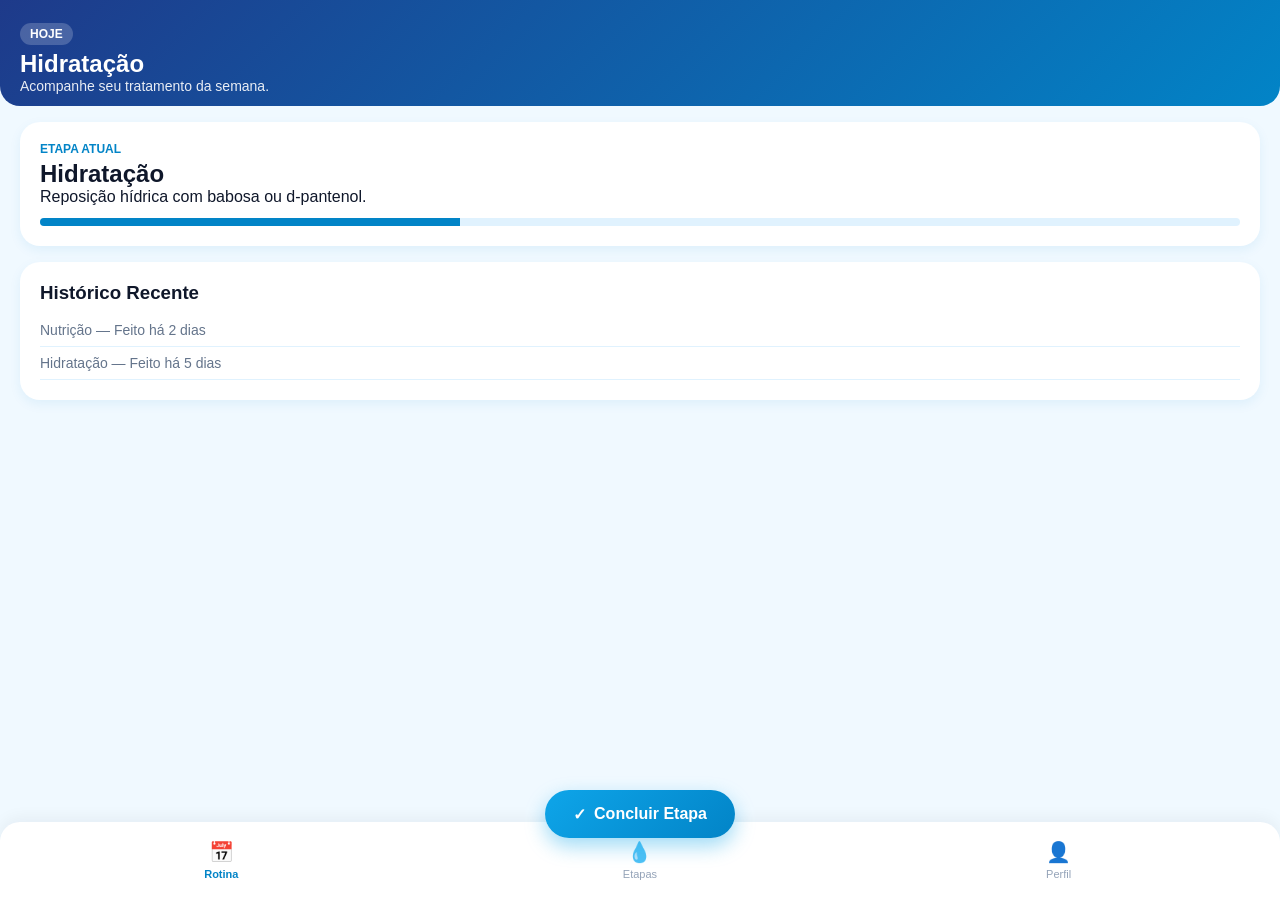
<file: index.html>
<!DOCTYPE html>
<html lang="pt-BR">
<head>
  <meta charset="UTF-8">
  <meta name="viewport" content="width=device-width, initial-scale=1.0, viewport-fit=cover">
  <meta name="theme-color" content="#0284c7">
  <title>Meu Cronograma Capilar</title>
  <link rel="manifest" href="manifest.json">
  <link rel="stylesheet" href="style.css">
</head>
<body>
  <!-- Área de Visualização Superior (Leitura passiva) -->
  <header class="app-header">
    <span class="badge">Hoje</span>
    <h1 id="today-title">Carregando...</h1>
    <p id="today-desc">Acompanhe seu tratamento da semana.</p>
  </header>

  <main class="content-scroll">
    <section class="card" id="status-card">
      <div class="card-tag">Etapa Atual</div>
      <h2 id="current-step-name">Hidratação</h2>
      <p id="current-step-details">Foco em reposição de água e maciez dos fios.</p>
      <div class="progress-bar">
        <div class="progress-fill" style="width: 35%;"></div>
      </div>
    </section>

    <section class="card">
      <h3>Histórico Recente</h3>
      <ul class="history-list" id="history-list">
        <li>Nutrição — Feito há 2 dias</li>
        <li>Hidratação — Feito há 5 dias</li>
      </ul>
    </section>
  </main>

  <!-- Zona do Polegar: Controles principais no terço inferior -->
  <footer class="thumb-zone">
    <!-- Ação Primária Flutuante -->
    <button class="fab-btn" id="btn-complete">
      <span class="fab-icon">✓</span>
      <span class="fab-text">Concluir Etapa</span>
    </button>

    <!-- Barra de Navegação Inferior -->
    <nav class="bottom-nav">
      <button class="nav-item active" data-view="home">
        <span class="nav-icon">📅</span>
        <span class="nav-label">Rotina</span>
      </button>
      <button class="nav-item" data-view="calendar">
        <span class="nav-icon">💧</span>
        <span class="nav-label">Etapas</span>
      </button>
      <button class="nav-item" data-view="profile">
        <span class="nav-icon">👤</span>
        <span class="nav-label">Perfil</span>
      </button>
    </nav>
  </footer>

  <script src="app.js"></script>
</body>
</html>
</file>
<file: style.css>
:root {
  --blue-900: #0f172a;
  --blue-800: #1e3a8a;
  --blue-600: #0284c7;
  --blue-500: #0ea5e9;
  --blue-100: #e0f2fe;
  --blue-50:  #f0f9ff;
  --white:    #ffffff;
  --radius:   20px;
}

* {
  box-sizing: border-box;
  margin: 0;
  padding: 0;
  font-family: -apple-system, BlinkMacSystemFont, 'Segoe UI', Roboto, sans-serif;
  -webkit-tap-highlight-color: transparent;
}

body {
  background-color: var(--blue-50);
  color: var(--blue-900);
  display: flex;
  flex-direction: column;
  height: 100dvh;
  overflow: hidden;
}

.app-header {
  padding: 24px 20px 12px;
  background: linear-gradient(135deg, var(--blue-800), var(--blue-600));
  color: var(--white);
  border-radius: 0 0 var(--radius) var(--radius);
}

.badge {
  background: rgba(255, 255, 255, 0.2);
  padding: 4px 10px;
  border-radius: 12px;
  font-size: 12px;
  text-transform: uppercase;
  font-weight: 600;
}

.app-header h1 {
  font-size: 24px;
  margin-top: 8px;
}

.app-header p {
  font-size: 14px;
  opacity: 0.9;
}

/* Área de Rolagem do Conteúdo */
.content-scroll {
  flex: 1;
  overflow-y: auto;
  padding: 16px 20px calc(140px + env(safe-area-inset-bottom));
}

.card {
  background: var(--white);
  padding: 20px;
  border-radius: var(--radius);
  box-shadow: 0 4px 12px rgba(2, 132, 199, 0.08);
  margin-bottom: 16px;
}

.card-tag {
  color: var(--blue-600);
  font-weight: 700;
  font-size: 12px;
  text-transform: uppercase;
  margin-bottom: 4px;
}

.progress-bar {
  height: 8px;
  background: var(--blue-100);
  border-radius: 4px;
  margin-top: 12px;
  overflow: hidden;
}

.progress-fill {
  height: 100%;
  background: var(--blue-600);
}

.history-list {
  list-style: none;
  margin-top: 10px;
  font-size: 14px;
  color: #64748b;
}

.history-list li {
  padding: 8px 0;
  border-bottom: 1px solid var(--blue-100);
}

/* Thumb-friendly zone */
.thumb-zone {
  position: fixed;
  bottom: 0;
  left: 0;
  right: 0;
  display: flex;
  flex-direction: column;
  align-items: center;
  padding-bottom: env(safe-area-inset-bottom);
  z-index: 100;
}

.fab-btn {
  background: linear-gradient(135deg, var(--blue-500), var(--blue-600));
  color: var(--white);
  border: none;
  border-radius: 30px;
  padding: 14px 28px;
  font-size: 16px;
  font-weight: 600;
  display: flex;
  align-items: center;
  gap: 8px;
  box-shadow: 0 8px 20px rgba(14, 165, 233, 0.4);
  cursor: pointer;
  transform: translateY(16px);
  z-index: 101;
  min-height: 48px; /* Altura mínima para toque */
}

.fab-btn:active {
  transform: translateY(18px) scale(0.98);
}

.bottom-nav {
  background: var(--white);
  width: 100%;
  display: flex;
  justify-content: space-around;
  padding: 18px 12px 12px;
  border-radius: var(--radius) var(--radius) 0 0;
  box-shadow: 0 -4px 16px rgba(15, 23, 42, 0.05);
}

.nav-item {
  background: none;
  border: none;
  display: flex;
  flex-direction: column;
  align-items: center;
  gap: 4px;
  color: #94a3b8;
  cursor: pointer;
  min-width: 64px;
  min-height: 48px; /* Padrão acessível para polegares */
}

.nav-item.active {
  color: var(--blue-600);
  font-weight: 600;
}

.nav-icon {
  font-size: 20px;
}

.nav-label {
  font-size: 11px;
}
</file>
